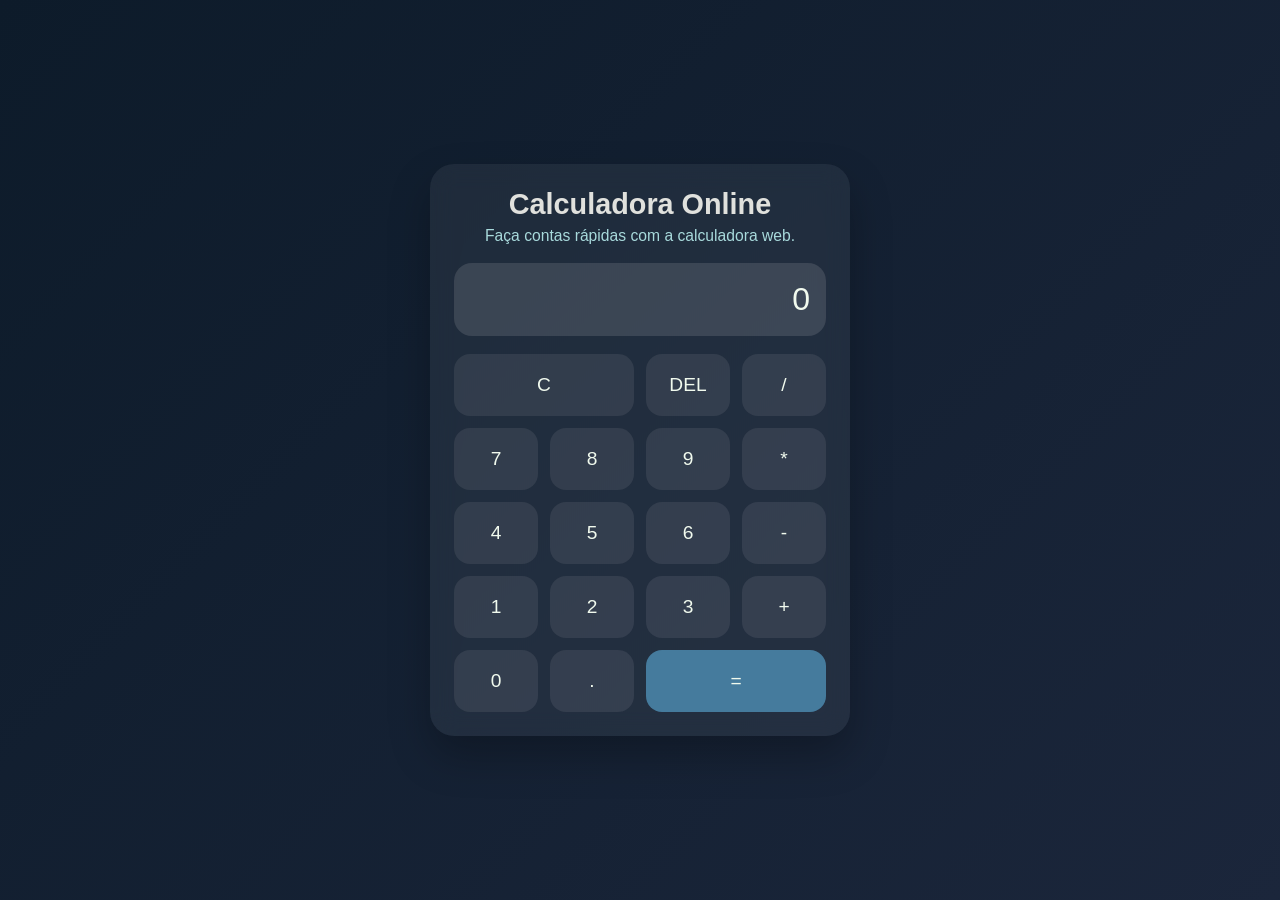
<file: calculadora/index.html>
<!DOCTYPE html>
<html lang="pt-BR">
<head>
   <meta charset="UTF-8">
   <meta name="viewport" content="width=device-width, initial-scale=1.0">
   <title>Calculadora Online</title>
   <link rel="stylesheet" href="style.css">
</head>
<body>
   <main class="calculator">
      <header class="calculator__header">
         <h1>Calculadora Online</h1>
         <p>Faça contas rápidas com a calculadora web.</p>
      </header>

      <section class="calculator__screen">
         <input id="display" class="display" type="text" value="0" readonly>
      </section>

      <section class="calculator__keys">
         <button class="key key--wide" data-action="clear">C</button>
         <button class="key" data-action="delete">DEL</button>
         <button class="key" data-action="operator">/</button>

         <button class="key" data-number="7">7</button>
         <button class="key" data-number="8">8</button>
         <button class="key" data-number="9">9</button>
         <button class="key" data-action="operator">*</button>

         <button class="key" data-number="4">4</button>
         <button class="key" data-number="5">5</button>
         <button class="key" data-number="6">6</button>
         <button class="key" data-action="operator">-</button>

         <button class="key" data-number="1">1</button>
         <button class="key" data-number="2">2</button>
         <button class="key" data-number="3">3</button>
         <button class="key" data-action="operator">+</button>

         <button class="key" data-number="0">0</button>
         <button class="key" data-number=".">.</button>
         <button class="key key--equal" data-action="calculate">=</button>
      </section>
   </main>

   <script src="script.js"></script>
</body>
</html>
</file>
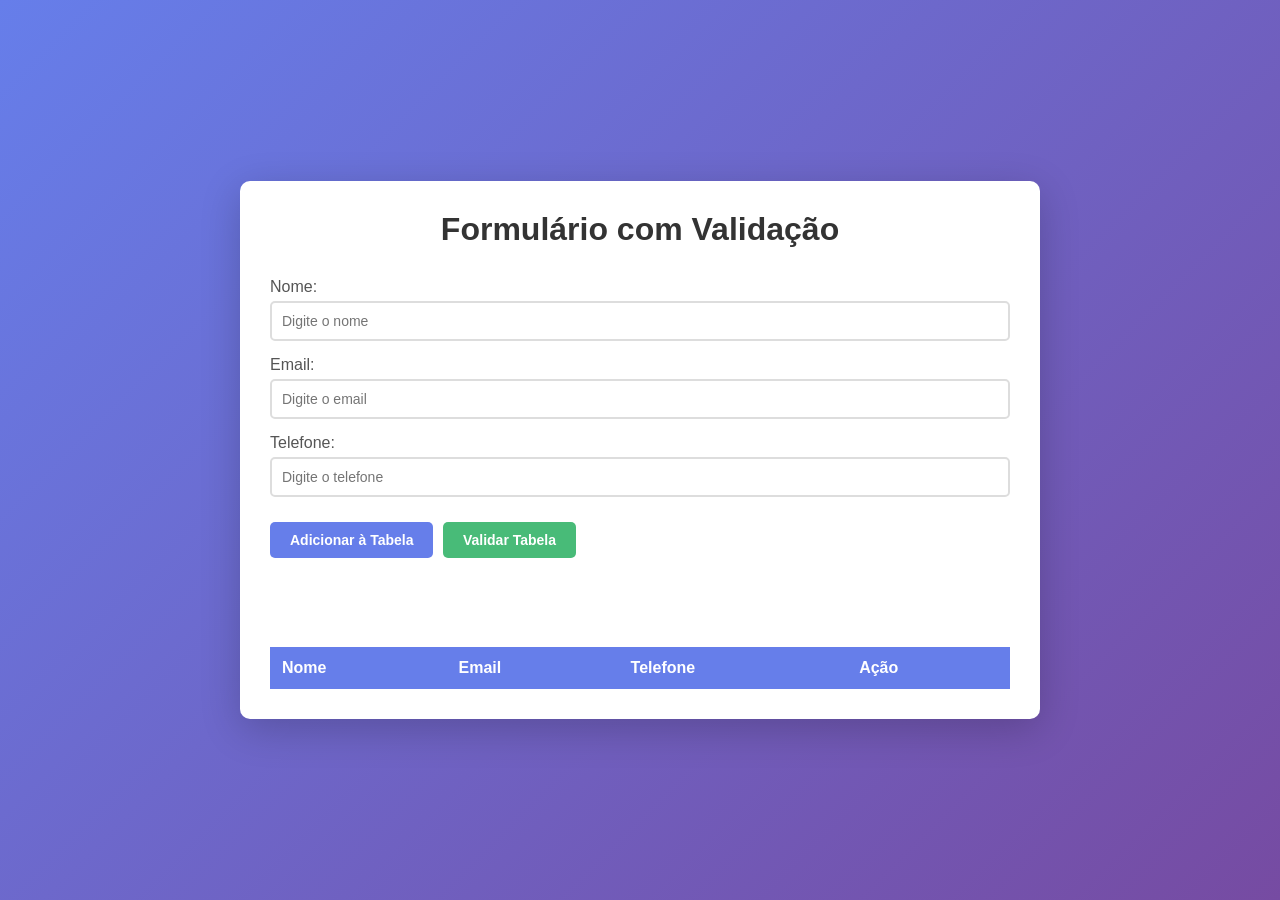
<file: Tabela javascript/index.html>
<!DOCTYPE html>
<html lang="pt-BR">
<head>
    <meta charset="UTF-8">
    <meta name="viewport" content="width=device-width, initial-scale=1.0">
    <title>Validação de Tabela</title>
    <link rel="stylesheet" href="style.css">
</head>
<body>
    <div class="container">
        <h1>Formulário com Validação</h1>
        
        <div class="form-group">
            <label for="nome">Nome:</label>
            <input type="text" id="nome" placeholder="Digite o nome">
        </div>
        
        <div class="form-group">
            <label for="email">Email:</label>
            <input type="email" id="email" placeholder="Digite o email">
        </div>
        
        <div class="form-group">
            <label for="telefone">Telefone:</label>
            <input type="tel" id="telefone" placeholder="Digite o telefone">
        </div>
        
        <button onclick="adicionarLinha()">Adicionar à Tabela</button>
        <button onclick="validarTabela()" class="btn-validar">Validar Tabela</button>
        
        <div id="mensagem"></div>
        
        <table>
            <thead>
                <tr>
                    <th>Nome</th>
                    <th>Email</th>
                    <th>Telefone</th>
                    <th>Ação</th>
                </tr>
            </thead>
            <tbody id="tabelaCorpo">
                <!-- As linhas serão adicionadas aqui -->
            </tbody>
        </table>
    </div>
    
    <script src="script.js"></script>
</body>
</html>
</file>
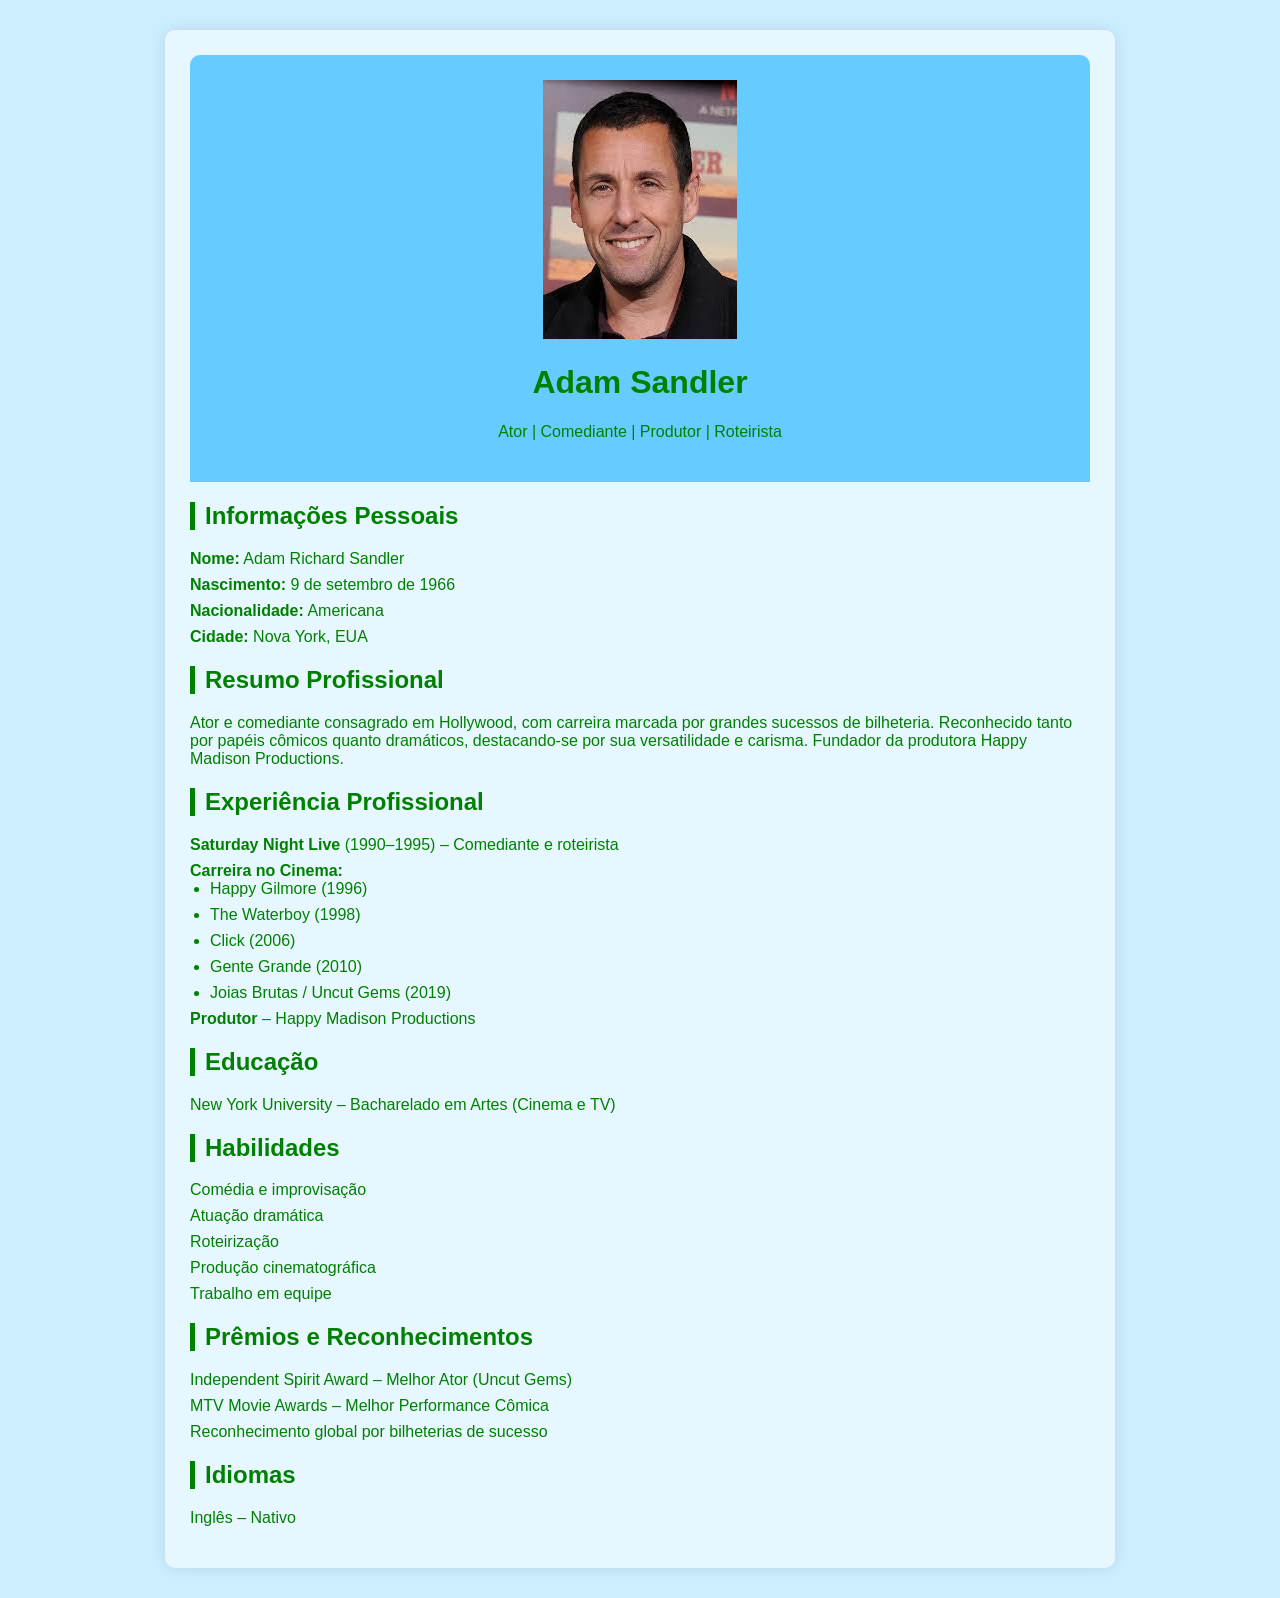
<file: Aula-HTML-dia-17-main/Aula-HTML-dia-17-main/index.html>
<!DOCTYPE html>
<html lang="pt-br">
<head>
    <meta charset="UTF-8">
    <title>Currículo - Adam Sandler</title>
    <link rel="stylesheet" href="style.css">
</head>
<body>

<div class="container">

    <header>
        <img src="adam.jfif" alt="Adam Sandler">
        <h1>Adam Sandler</h1>
        <p>Ator | Comediante | Produtor | Roteirista</p>
    </header>

    <section>
        <h2>Informações Pessoais</h2>
        <ul>
            <li><strong>Nome:</strong> Adam Richard Sandler</li>
            <li><strong>Nascimento:</strong> 9 de setembro de 1966</li>
            <li><strong>Nacionalidade:</strong> Americana</li>
            <li><strong>Cidade:</strong> Nova York, EUA</li>
        </ul>
    </section>

    <section>
        <h2>Resumo Profissional</h2>
        <p>
            Ator e comediante consagrado em Hollywood, com carreira marcada por grandes sucessos de bilheteria.
            Reconhecido tanto por papéis cômicos quanto dramáticos, destacando-se por sua versatilidade e carisma.
            Fundador da produtora Happy Madison Productions.
        </p>
    </section>

    <section>
        <h2>Experiência Profissional</h2>
        <ul>
            <li><strong>Saturday Night Live</strong> (1990–1995) – Comediante e roteirista</li>
            <li><strong>Carreira no Cinema:</strong>
                <ul>
                    <li>Happy Gilmore (1996)</li>
                    <li>The Waterboy (1998)</li>
                    <li>Click (2006)</li>
                    <li>Gente Grande (2010)</li>
                    <li>Joias Brutas / Uncut Gems (2019)</li>
                </ul>
            </li>
            <li><strong>Produtor</strong> – Happy Madison Productions</li>
        </ul>
    </section>

    <section>
        <h2>Educação</h2>
        <ul>
            <li>New York University – Bacharelado em Artes (Cinema e TV)</li>
        </ul>
    </section>

    <section>
        <h2>Habilidades</h2>
        <ul>
            <li>Comédia e improvisação</li>
            <li>Atuação dramática</li>
            <li>Roteirização</li>
            <li>Produção cinematográfica</li>
            <li>Trabalho em equipe</li>
        </ul>
    </section>

    <section>
        <h2>Prêmios e Reconhecimentos</h2>
        <ul>
            <li>Independent Spirit Award – Melhor Ator (Uncut Gems)</li>
            <li>MTV Movie Awards – Melhor Performance Cômica</li>
            <li>Reconhecimento global por bilheterias de sucesso</li>
        </ul>
    </section>

    <section>
        <h2>Idiomas</h2>
        <ul>
            <li>Inglês – Nativo</li>
        </ul>
    </section>

</div>

</body>
</html>
</file>
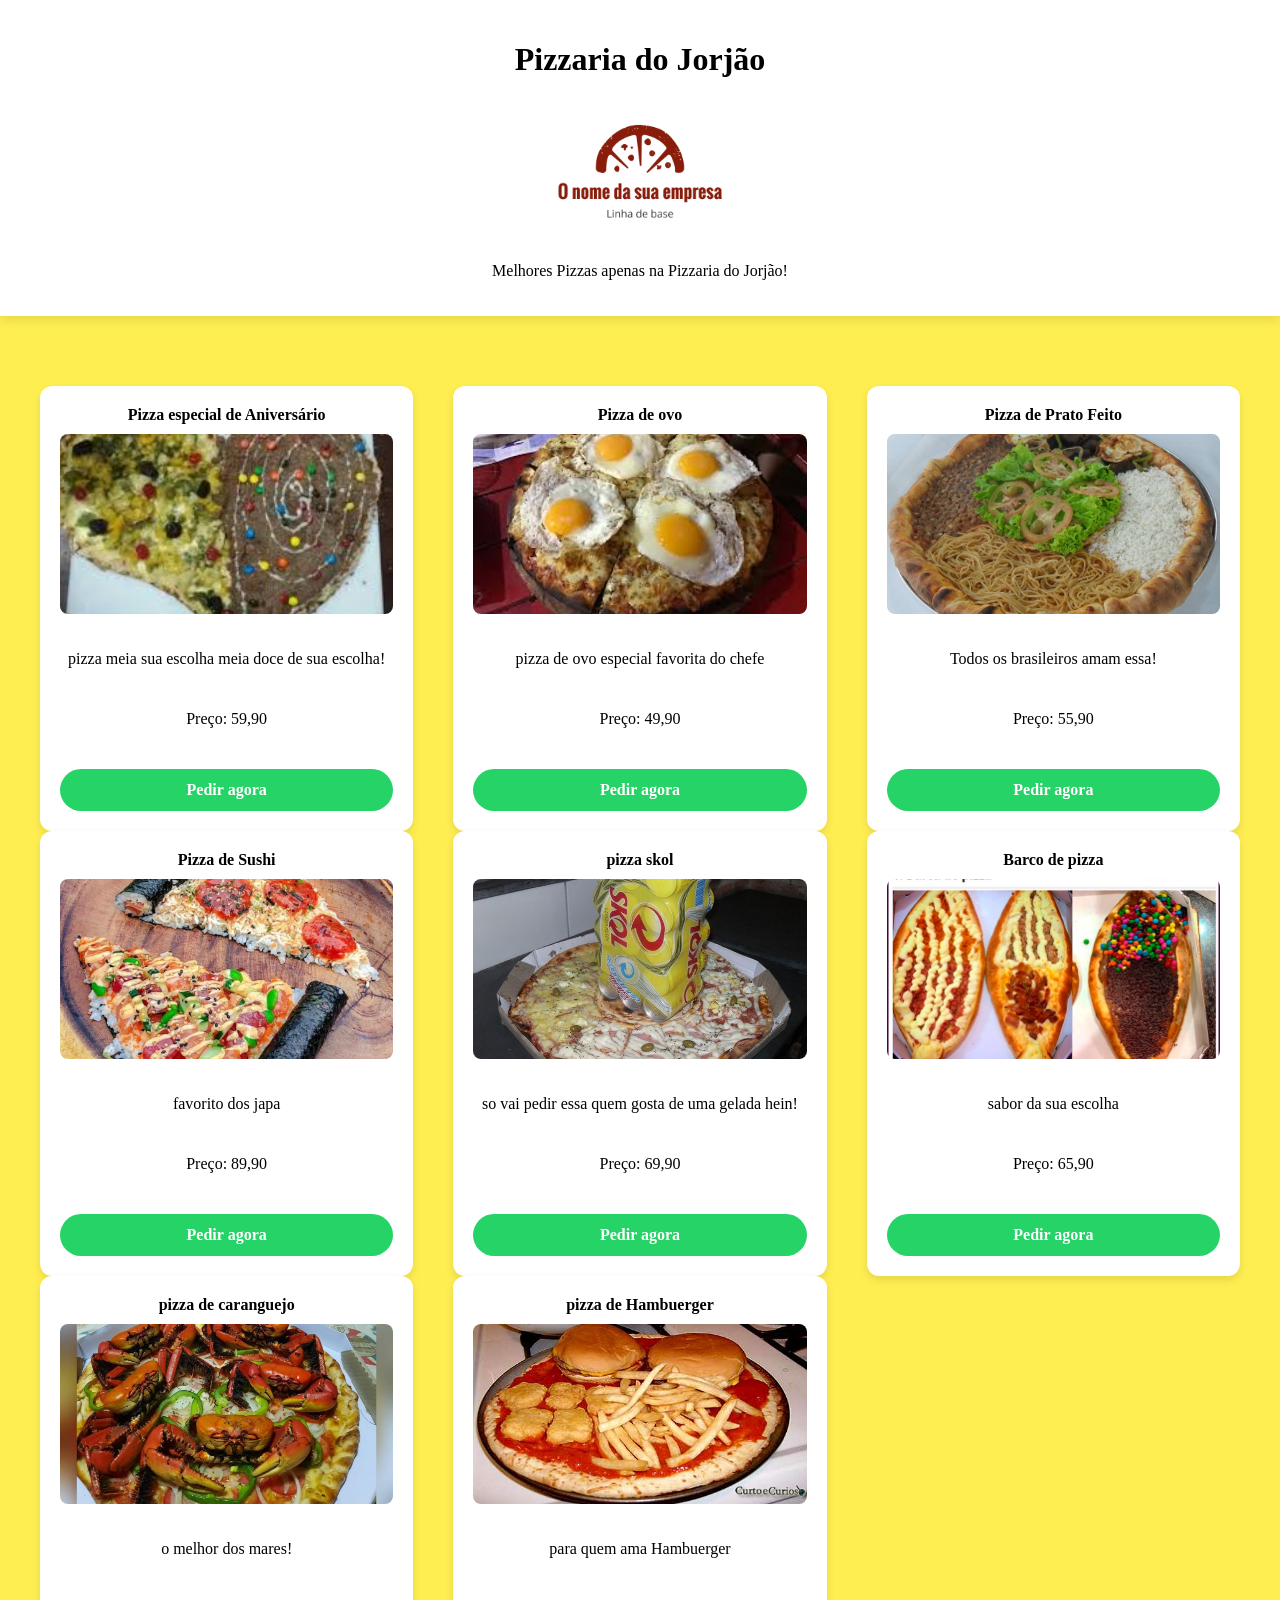
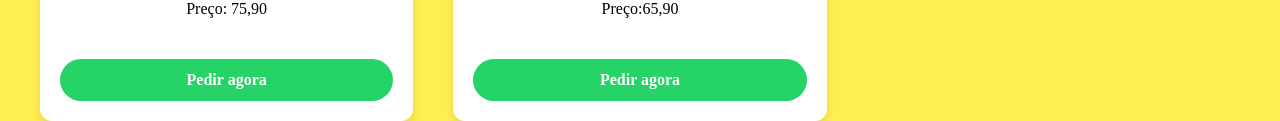
<file: Projeto-pizzaria-31-03-main/Projeto-pizzaria-31-03-main/aula-html-31-03-26-main/index.html>
<!DOCTYPE html>
<html lang="en">
<head>
    <meta charset="UTF-8">
    <meta name="viewport" content="width=device-width, initial-scale=1.0">
    <link rel="stylesheet" href="style.css">
    <title>Document</title>
</head>
<body>
   
    <header class="header-principal">
    <h1>Pizzaria do Jorjão</h1>
    <img src="10202.png" alt="Logo" class="logo-img">
    <p>Melhores Pizzas apenas na Pizzaria do Jorjão!</p>
</header>
     
    <div class="itens-container"> 
            <div class="item">
            <strong>Pizza especial de Aniversário</strong>
            <img src="images (1).jfif" alt="Pizza_aniversario">
            <p>pizza meia sua escolha meia doce de sua escolha!</p>
            <p>Preço: 59,90</p>        
            <a href="https://wa.me/5500000000000?text=Olá! Gostaria de pedir uma Pizza de Sushi" class="btn-pedido" target="_blank">
        Pedir agora
    </a>
        </div>   
          
            <div class="item">
            <strong>Pizza de ovo</strong>
            <img src="images.jfif" alt="pizza de ovo">
            <p>pizza de ovo especial favorita do chefe</p>
            <p>Preço: 49,90</p>
            <a href="https://wa.me/5500000000000?text=Olá! Gostaria de pedir uma Pizza de Sushi" class="btn-pedido" target="_blank">
        Pedir agora
    </a>
        </div>

            <div class="item">
            <strong>Pizza de Prato Feito</strong>
            <img src="RJ3GDUFQGZJG7DLGKA4YDVDACA.jpg" alt="pizza_pf">
            <p>Todos os brasileiros amam essa!</p>
            <p>Preço: 55,90</p>
           <a href="https://wa.me/5500000000000?text=Olá! Gostaria de pedir uma Pizza de Sushi" class="btn-pedido" target="_blank">
        Pedir agora
    </a>
        </div>

         <div class="item">
            <strong>Pizza de Sushi</strong>
            <img src="pizza.jpg" alt="Sushi">
            <p>favorito dos japa</p>
            <p>Preço: 89,90</p>
           <a href="https://wa.me/5500000000000?text=Olá! Gostaria de pedir uma Pizza de Sushi" class="btn-pedido" target="_blank">
        Pedir agora
    </a>
        </div>
        
        <div class="item">
        <strong>pizza skol</strong>
        <img src="batepapo1.jpg" alt="pizza_skol">
        <p>so vai pedir essa quem gosta de uma gelada hein!</p>
        <p>Preço: 69,90</p>    
        <a href="https://wa.me/5500000000000?text=Olá! Gostaria de pedir uma Pizza de Sushi" class="btn-pedido" target="_blank">
        Pedir agora
    </a>
    </div>
        
        <div class="item">
        <strong>Barco de pizza</strong>
        <img src="Barca-de-Pizza.jpg" alt="barco_de_pizza">
        <p>sabor da sua escolha</p>
        <p>Preço: 65,90</p>
       <a href="https://wa.me/5500000000000?text=Olá! Gostaria de pedir uma Pizza de Sushi" class="btn-pedido" target="_blank">
        Pedir agora
    </a>
    </div>

            <div class="item">
            <strong>pizza de caranguejo</strong>
            <img src="pizza-de-carangueijo.jpeg" alt="">
            <p>o melhor dos mares!</p>
            <p>Preço: 75,90</p>
            <a href="https://wa.me/5500000000000?text=Olá! Gostaria de pedir uma Pizza de Sushi" class="btn-pedido" target="_blank">
        Pedir agora
    </a>
        </div>

        <div class="item">
        <strong>pizza de Hambuerger</strong>
        <img src="Pizza estranha.jpg" alt="">
        <p>para quem ama Hambuerger</p>
        <p>Preço:65,90</p>
        <a href="https://wa.me/5500000000000?text=Olá! Gostaria de pedir uma Pizza de Sushi" class="btn-pedido" target="_blank">
        Pedir agora
    </a>
    </div>

      
 </div> 
</body>
</html>
</file>
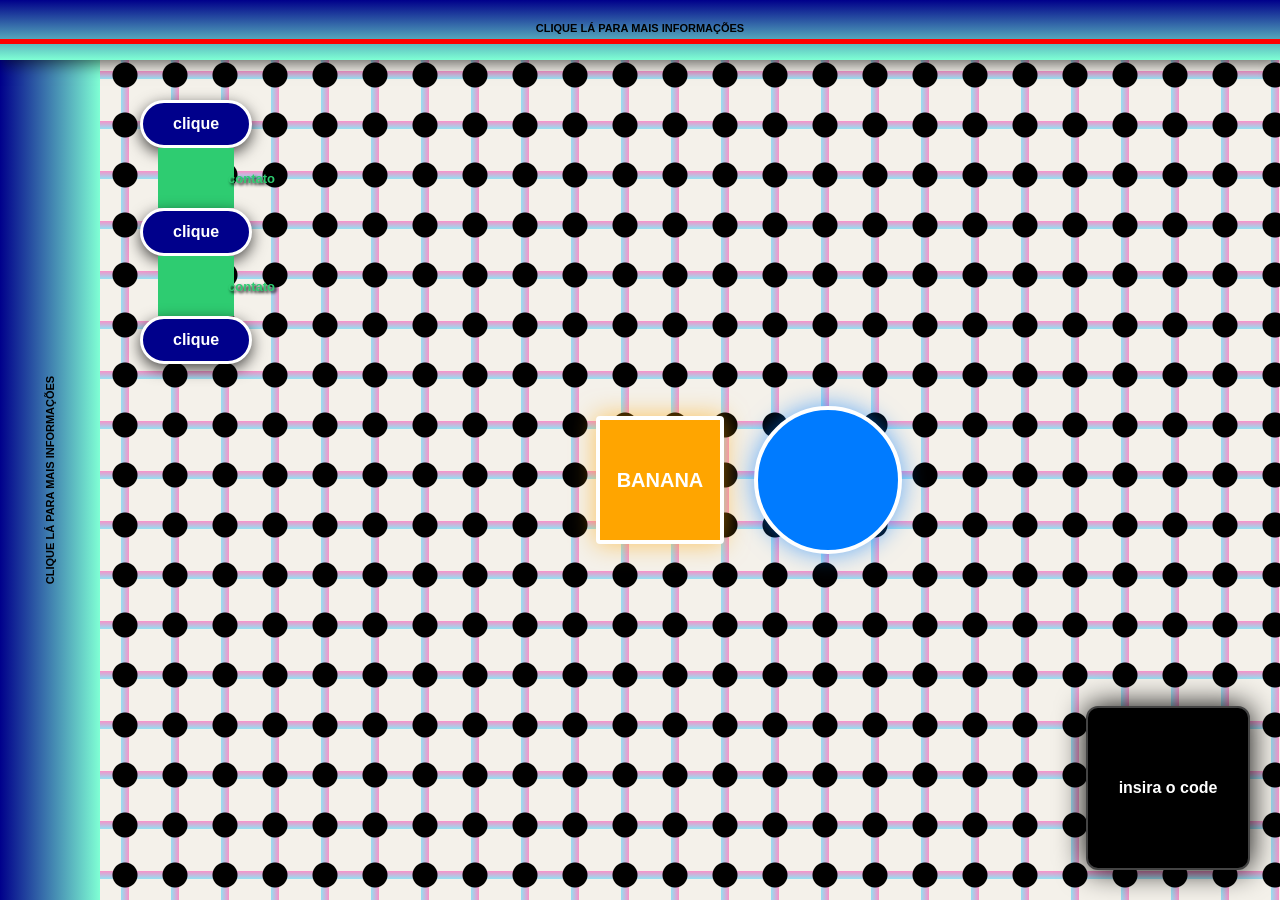
<file: bom dia.html>
<!DOCTYPE html>
<html lang="pt-br">
<head>
    <meta charset="UTF-8">
    <meta name="viewport" content="width=device-width, initial-scale=1.0">
    <title>Layout Banana e Círculo Azul</title>
    <style>
        body, html {
            margin: 0;
            padding: 0;
            height: 100%;
            font-family: 'Segoe UI', sans-serif;
            background-color: #f4f1ea; 
            background-image: 
                radial-gradient(circle at 25px 25px, black 12px, transparent 13px),
                linear-gradient(0deg, transparent 21px, rgba(0, 200, 255, 0.4) 21px, rgba(255, 0, 150, 0.4) 29px, transparent 29px),
                linear-gradient(90deg, transparent 21px, rgba(0, 200, 255, 0.4) 21px, rgba(255, 0, 150, 0.4) 29px, transparent 29px);
            background-size: 50px 50px;
            display: flex;
            flex-direction: column;
        }

        /* --- FAIXAS --- */
        .faixa-topo {
            width: 100%; height: 60px;
            background: linear-gradient(to bottom, #00008B, aquamarine);
            display: flex; flex-direction: column; justify-content: center; align-items: center;
            z-index: 10; box-shadow: 0 4px 15px rgba(0,0,0,0.6);
        }

        .faixa-lateral {
            width: 100px;
            background: linear-gradient(to right, #00008B, aquamarine);
            display: flex; flex-direction: row; justify-content: center; align-items: center;
            z-index: 5;
        }

        .texto-faixa { color: black; font-size: 11px; font-weight: bold; text-align: center; padding: 5px; text-transform: uppercase; }
        .texto-lateral { transform: rotate(-90deg); white-space: nowrap; }
        .linha-vermelha-h { width: 100%; height: 5px; background: red; }
        .linha-vermelha-v { width: 5px; height: 100%; background: red; }

        .area-principal { display: flex; flex-grow: 1; position: relative; }
        .conteudo-dinamico { flex-grow: 1; padding: 40px; position: relative; z-index: 2; }

        /* --- GRUPO CENTRAL (QUADRADO + CÍRCULO) --- */
        .grupo-central {
            position: absolute;
            top: 50%;
            left: 55%; /* Levemente para a direita para compensar a barra lateral */
            transform: translate(-50%, -50%);
            display: flex;
            align-items: center;
            gap: 30px; /* Espaço entre o quadrado e o círculo */
            z-index: 1;
        }

        .quadrado-laranja {
            width: 120px;
            height: 120px;
            background-color: orange;
            border: 4px solid white;
            box-shadow: 0 0 25px rgba(255, 165, 0, 0.6);
            border-radius: 4px;
            display: flex;
            justify-content: center;
            align-items: center;
            color: white;
            font-weight: 900;
            font-size: 20px;
            text-transform: uppercase;
        }

        .circulo-azul {
            width: 140px;
            height: 140px;
            background-color: #007bff;
            border-radius: 50%; /* Faz ser um círculo */
            border: 4px solid white;
            box-shadow: 0 0 25px rgba(0, 123, 255, 0.6);
        }

        /* --- CONEXÕES DAS CÁPSULAS --- */
        .wrapper-conexoes { display: flex; flex-direction: column; align-items: flex-start; gap: 60px; }
        .capsula-container { position: relative; display: flex; flex-direction: column; align-items: center; }
        .capsula {
            background-color: #00008B; color: white; padding: 12px 30px;
            border: 3px solid white; border-radius: 50px; font-weight: bold;
            box-shadow: 0 5px 15px rgba(0,0,0,0.7);
        }

        .capsula-container:not(:last-child)::after {
            content: "contato"; position: absolute; top: 100%; left: 50%;
            transform: translateX(-50%); width: 6px; height: 60px;
            background-color: #2ecc71; color: #2ecc71; font-size: 13px;
            font-weight: bold; display: flex; align-items: center;
            padding-left: 70px; white-space: nowrap; text-shadow: 2px 2px 3px black;
        }

        /* --- CUBO PRETO NO CANTO --- */
        .cubo {
            width: 160px; height: 160px; background-color: black; color: white;
            border: 2px solid #444; border-radius: 12px;
            display: flex; justify-content: center; align-items: center;
            position: fixed; bottom: 30px; right: 30px; font-weight: bold;
            box-shadow: 0 0 30px rgba(0,0,0,1);
            z-index: 100;
        }
    </style>
</head>
<body>

    <header class="faixa-topo">
        <div class="texto-faixa">clique lá para mais informações</div>
        <div class="linha-vermelha-h"></div>
    </header>

    <div class="area-principal">
        <aside class="faixa-lateral">
            <div class="linha-vermelha-v"></div>
            <div class="texto-faixa texto-lateral">clique lá para mais informações</div>
        </aside>

        <main class="conteudo-dinamico">
            <div class="grupo-central">
                <div class="quadrado-laranja">banana</div>
                <div class="circulo-azul"></div>
            </div>

            <div class="wrapper-conexoes">
                <div class="capsula-container"><div class="capsula">clique</div></div>
                <div class="capsula-container"><div class="capsula">clique</div></div>
                <div class="capsula-container"><div class="capsula">clique</div></div>
            </div>
            
            <div class="cubo">insira o code</div>
        </main>
    </div>

</body>
</html>
</file>
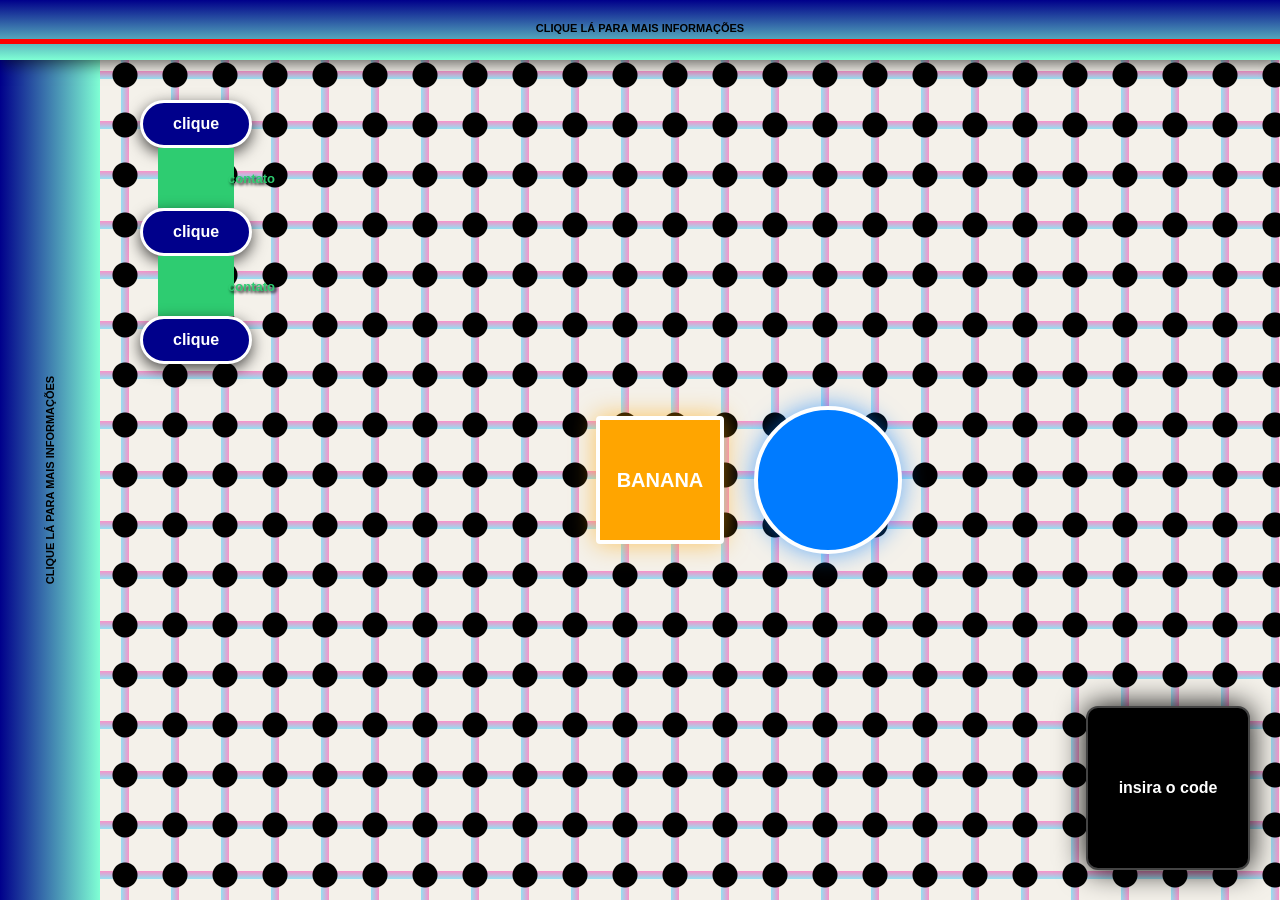
<file: primeira_atividade.html>
<!DOCTYPE html>
<html lang="pt-br">
<head>
    <meta charset="UTF-8">
    <meta name="viewport" content="width=device-width, initial-scale=1.0">
    <title>Layout Banana e Círculo Azul</title>
    <style>
        body, html {
            margin: 0;
            padding: 0;
            height: 100%;
            font-family: 'Segoe UI', sans-serif;
            background-color: #f4f1ea; 
            background-image: 
                radial-gradient(circle at 25px 25px, black 12px, transparent 13px),
                linear-gradient(0deg, transparent 21px, rgba(0, 200, 255, 0.4) 21px, rgba(255, 0, 150, 0.4) 29px, transparent 29px),
                linear-gradient(90deg, transparent 21px, rgba(0, 200, 255, 0.4) 21px, rgba(255, 0, 150, 0.4) 29px, transparent 29px);
            background-size: 50px 50px;
            display: flex;
            flex-direction: column;
        }

        /* --- FAIXAS --- */
        .faixa-topo {
            width: 100%; height: 60px;
            background: linear-gradient(to bottom, #00008B, aquamarine);
            display: flex; flex-direction: column; justify-content: center; align-items: center;
            z-index: 10; box-shadow: 0 4px 15px rgba(0,0,0,0.6);
        }

        .faixa-lateral {
            width: 100px;
            background: linear-gradient(to right, #00008B, aquamarine);
            display: flex; flex-direction: row; justify-content: center; align-items: center;
            z-index: 5;
        }

        .texto-faixa { color: black; font-size: 11px; font-weight: bold; text-align: center; padding: 5px; text-transform: uppercase; }
        .texto-lateral { transform: rotate(-90deg); white-space: nowrap; }
        .linha-vermelha-h { width: 100%; height: 5px; background: red; }
        .linha-vermelha-v { width: 5px; height: 100%; background: red; }

        .area-principal { display: flex; flex-grow: 1; position: relative; }
        .conteudo-dinamico { flex-grow: 1; padding: 40px; position: relative; z-index: 2; }

        /* --- GRUPO CENTRAL (QUADRADO + CÍRCULO) --- */
        .grupo-central {
            position: absolute;
            top: 50%;
            left: 55%; /* Levemente para a direita para compensar a barra lateral */
            transform: translate(-50%, -50%);
            display: flex;
            align-items: center;
            gap: 30px; /* Espaço entre o quadrado e o círculo */
            z-index: 1;
        }

        .quadrado-laranja {
            width: 120px;
            height: 120px;
            background-color: orange;
            border: 4px solid white;
            box-shadow: 0 0 25px rgba(255, 165, 0, 0.6);
            border-radius: 4px;
            display: flex;
            justify-content: center;
            align-items: center;
            color: white;
            font-weight: 900;
            font-size: 20px;
            text-transform: uppercase;
        }

        .circulo-azul {
            width: 140px;
            height: 140px;
            background-color: #007bff;
            border-radius: 50%; /* Faz ser um círculo */
            border: 4px solid white;
            box-shadow: 0 0 25px rgba(0, 123, 255, 0.6);
        }

        /* --- CONEXÕES DAS CÁPSULAS --- */
        .wrapper-conexoes { display: flex; flex-direction: column; align-items: flex-start; gap: 60px; }
        .capsula-container { position: relative; display: flex; flex-direction: column; align-items: center; }
        .capsula {
            background-color: #00008B; color: white; padding: 12px 30px;
            border: 3px solid white; border-radius: 50px; font-weight: bold;
            box-shadow: 0 5px 15px rgba(0,0,0,0.7);
        }

        .capsula-container:not(:last-child)::after {
            content: "contato"; position: absolute; top: 100%; left: 50%;
            transform: translateX(-50%); width: 6px; height: 60px;
            background-color: #2ecc71; color: #2ecc71; font-size: 13px;
            font-weight: bold; display: flex; align-items: center;
            padding-left: 70px; white-space: nowrap; text-shadow: 2px 2px 3px black;
        }

        /* --- CUBO PRETO NO CANTO --- */
        .cubo {
            width: 160px; height: 160px; background-color: black; color: white;
            border: 2px solid #444; border-radius: 12px;
            display: flex; justify-content: center; align-items: center;
            position: fixed; bottom: 30px; right: 30px; font-weight: bold;
            box-shadow: 0 0 30px rgba(0,0,0,1);
            z-index: 100;
        }
    </style>
</head>
<body>

    <header class="faixa-topo">
        <div class="texto-faixa">clique lá para mais informações</div>
        <div class="linha-vermelha-h"></div>
    </header>

    <div class="area-principal">
        <aside class="faixa-lateral">
            <div class="linha-vermelha-v"></div>
            <div class="texto-faixa texto-lateral">clique lá para mais informações</div>
        </aside>

        <main class="conteudo-dinamico">
            <div class="grupo-central">
                <div class="quadrado-laranja">banana</div>
                <div class="circulo-azul"></div>
            </div>

            <div class="wrapper-conexoes">
                <div class="capsula-container"><div class="capsula">clique</div></div>
                <div class="capsula-container"><div class="capsula">clique</div></div>
                <div class="capsula-container"><div class="capsula">clique</div></div>
            </div>
            
            <div class="cubo">insira o code</div>
        </main>
    </div>

</body>
</html>
</file>
<file: calculadora/style.css>
﻿* {
    box-sizing: border-box;
}

body {
    margin: 0;
    min-height: 100vh;
    font-family: Arial, Helvetica, sans-serif;
    display: flex;
    align-items: center;
    justify-content: center;
    background: linear-gradient(135deg, #0d1b2a, #1b263b);
    color: #e0e1dd;
}

.calculator {
    width: min(420px, 100%);
    padding: 24px;
    border-radius: 24px;
    background: rgba(255, 255, 255, 0.06);
    box-shadow: 0 20px 40px rgba(0, 0, 0, 0.25);
    backdrop-filter: blur(12px);
}

.calculator__header {
    text-align: center;
    margin-bottom: 18px;
}

.calculator__header h1 {
    margin: 0 0 6px;
    font-size: 1.8rem;
}

.calculator__header p {
    margin: 0;
    color: #a8dadc;
    font-size: 0.98rem;
}

.calculator__screen {
    margin-bottom: 18px;
}

.display {
    width: 100%;
    padding: 18px 16px;
    border: none;
    border-radius: 18px;
    font-size: 2rem;
    text-align: right;
    background: rgba(255, 255, 255, 0.12);
    color: #f1faee;
}

.display:focus {
    outline: none;
}

.calculator__keys {
    display: grid;
    grid-template-columns: repeat(4, 1fr);
    gap: 12px;
}

.key {
    padding: 20px 0;
    border: none;
    border-radius: 16px;
    font-size: 1.2rem;
    color: #f1faee;
    background: rgba(255, 255, 255, 0.08);
    cursor: pointer;
    transition: transform 0.12s ease, background 0.12s ease;
}

.key:hover {
    transform: translateY(-2px);
    background: rgba(255, 255, 255, 0.16);
}

.key--wide {
    grid-column: span 2;
}

.key--equal {
    grid-column: span 2;
    background: #457b9d;
}

.key--equal:hover {
    background: #1d3557;
}
</file>
<file: Tabela javascript/style.css>
* {
    margin: 0;
    padding: 0;
    box-sizing: border-box;
}

body {
    font-family: 'Segoe UI', Tahoma, Geneva, Verdana, sans-serif;
    background: linear-gradient(135deg, #667eea 0%, #764ba2 100%);
    min-height: 100vh;
    display: flex;
    justify-content: center;
    align-items: center;
    padding: 20px;
}

.container {
    background: white;
    padding: 30px;
    border-radius: 10px;
    box-shadow: 0 10px 40px rgba(0, 0, 0, 0.2);
    max-width: 800px;
    width: 100%;
}

h1 {
    color: #333;
    margin-bottom: 30px;
    text-align: center;
}

.form-group {
    margin-bottom: 15px;
}

label {
    display: block;
    margin-bottom: 5px;
    color: #555;
    font-weight: 500;
}

input {
    width: 100%;
    padding: 10px;
    border: 2px solid #ddd;
    border-radius: 5px;
    font-size: 14px;
    transition: border-color 0.3s;
}

input:focus {
    outline: none;
    border-color: #667eea;
}

button {
    padding: 10px 20px;
    margin: 10px 5px 20px 0;
    border: none;
    border-radius: 5px;
    cursor: pointer;
    font-size: 14px;
    font-weight: 600;
    transition: background-color 0.3s;
}

button {
    background-color: #667eea;
    color: white;
}

button:hover {
    background-color: #5568d3;
}

.btn-validar {
    background-color: #48bb78;
}

.btn-validar:hover {
    background-color: #38a169;
}

.btn-remover {
    background-color: #f56565;
    padding: 5px 10px;
    font-size: 12px;
}

.btn-remover:hover {
    background-color: #e53e3e;
}

#mensagem {
    margin: 15px 0;
    padding: 12px;
    border-radius: 5px;
    text-align: center;
    font-weight: 500;
    min-height: 20px;
}

.mensagem.erro {
    background-color: #fed7d7;
    color: #c53030;
    border-left: 4px solid #f56565;
}

.mensagem.sucesso {
    background-color: #c6f6d5;
    color: #22543d;
    border-left: 4px solid #48bb78;
}

table {
    width: 100%;
    border-collapse: collapse;
    margin-top: 30px;
}

th {
    background-color: #667eea;
    color: white;
    padding: 12px;
    text-align: left;
    font-weight: 600;
}

td {
    padding: 12px;
    border-bottom: 1px solid #eee;
}

tr:hover {
    background-color: #f7fafc;
}

tbody tr:last-child td {
    border-bottom: 2px solid #667eea;
}
</file>
<file: Aula-HTML-dia-17-main/Aula-HTML-dia-17-main/style.css>
body {
    font-family: "Comic Sans MS", cursive, sans-serif;
    margin: 0;
    background-color: #cceeff; /* azul claro */
}

.container {
    width: 80%;
    max-width: 900px;
    margin: 30px auto;
    background: #e6f7ff;
    padding: 25px;
    box-shadow: 0 0 15px rgba(0,0,0,0.1);
    border-radius: 10px;
}

header {
    text-align: center;
    background: #66ccff;
    color: green;
    padding: 25px;
    border-radius: 10px 10px 0 0;
}

h1, h2, p, li {
    color: green;
}

h2 {
    border-left: 5px solid green;
    padding-left: 10px;
}

section {
    margin-top: 20px;
}

ul {
    list-style-type: none;
    padding-left: 0;
}

li {
    margin-bottom: 8px;
}

section ul ul {
    padding-left: 20px;
    list-style-type: disc;
}
</file>
<file: Projeto-pizzaria-31-03-main/Projeto-pizzaria-31-03-main/aula-html-31-03-26-main/style.css>
body {
    font-family: fantasy; 
    margin: 0;
    background-color: rgb(255, 238, 81);
    text-align: center; /* Centraliza textos que não estão em flex */
}

header {
  width: 100%;        /* Garante que ocupe toda a largura disponível */
  background-color: white; /* Define a cor da faixa */
  padding: 20px 0;    /* Ajuste o espaço interno (topo/baixo) conforme necessário */
  box-sizing: border-box; /* Garante que o padding não aumente a largura do header */
}

.header-principal {
    width: 100%;
    background-color: white; /* A faixa branca que vai de ponta a ponta */
    display: flex;
    flex-direction: column;
    align-items: center;
    padding: 20px;
    box-sizing: border-box;
    box-shadow: 0 4px 10px rgba(0,0,0,0.1); /* Um sombreado leve para dar profundidade */
    margin-bottom: 30px; /* Cria uma "zona de respiro" entre o header e as pizzas */
}


/* A IMAGEM DA LOGO (Filho) */
.logo-img {
    width: 200px;           /* Ajustei para 100px porque 50px é muito pequeno */
    height: auto;
    margin: 10px 0;         /* Dá um espaço em cima e embaixo da imagem */
}

.itens-container {
    display: grid;
    grid-template-columns: repeat(auto-fit, minmax(280px, 1fr));
    gap: 40px;          /* Espaço entre as colunas E entre as linhas */
    padding: 40px 20px; /* Espaço externo em volta de todo o grupo de pizzas */
    max-width: 1200px;
    margin: 0 auto;
}

.item {
    display: flex;
    flex-direction: column;
    justify-content: space-between; /* Mantém o botão sempre no final */
    padding: 20px;
    background-color: white;
    border-radius: 12px;           /* Bordas mais suaves */
    box-shadow: 0 4px 8px rgba(0,0,0,0.1); /* Sombra mais elegante */
    transition: transform 0.3s ease;
}

.item img {
    width: 100%;
    height: 180px;  /* Diminuímos um pouco a altura para equilibrar */
    object-fit: cover;
    border-radius: 8px;
    margin-bottom: 10px;
}

/* O efeito ao passar o mouse */

.item:hover {
  background-color: #f0f0f0; /* Cor de fundo leve */
  color: #463910;            /* Muda a cor do texto (ex: um vermelho apetitoso) */
  transform: translateY(-3px); /* Faz o item "subir" levemente */
}

/* Estilização do Botão */
.btn-pedido {
    display: block;
    background-color: #25d366; /* Verde oficial do WhatsApp */
    color: white;
    text-decoration: none;
    padding: 12px;
    border-radius: 30px;
    font-weight: bold;
    margin-top: 15px;
    transition: background 0.3s ease, transform 0.2s ease;
}

/* Efeito de clique no botão */
.btn-pedido:hover {
    background-color: #128c7e; /* Verde mais escuro no hover */
    transform: scale(1.05);    /* Aumenta levemente o botão */
    color: white;              /* Garante que o texto continue branco */
}

/* Ajuste no card para o botão ficar sempre embaixo */
.item {
    display: flex;
    flex-direction: column;
    justify-content: space-between;
    height: 100%; /* Garante que todos os cards tenham o mesmo tamanho */
}
</file>
